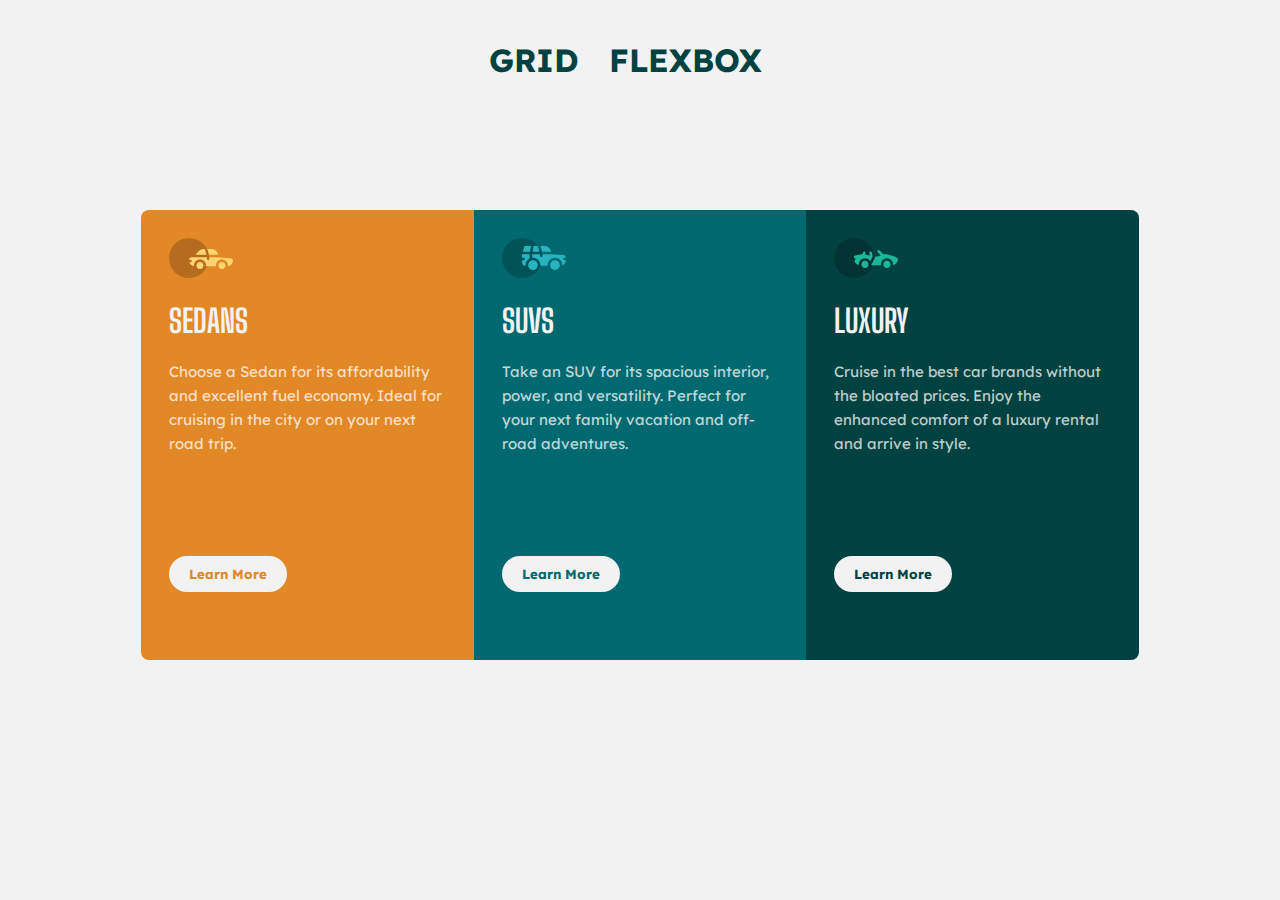
<file: index.html>
<!DOCTYPE html>
<html lang="en">
<head>
    <meta charset="UTF-8">
    <meta http-equiv="X-UA-Compatible" content="IE=edge">
    <meta name="viewport" content="width=device-width, initial-scale=1.0">
    <title>Three Column Design Layout</title>
    <link rel="stylesheet" type="text/css" href="index.css">
    <link rel="icon" href="favicon-32x32-3.png">
    <link rel="stylesheet" href="https://fonts.googleapis.com/css2?family=Big+Shoulders+Display:wght@700&display=swap">
    <link rel="stylesheet" href="https://fonts.googleapis.com/css2?family=Big+Shoulders+Display:wght@700&family=Lexend+Deca&display=swap">
</head>
<body>
    <header>
        <ul>
            <li><a href="grid.html">GRID</a></li>
            <li><a href="index.html">FLEXBOX</a></li>
        </ul>
    </header>
    <main>
        <Section class="sedans">
            <img src="icon-sedans-1.svg" alt="Sedan">
            <h1>SEDANS</h1>
            <p>Choose a Sedan for its affordability and excellent fuel economy. Ideal for cruising in the city or on your next road trip.</p>
            <button>Learn More</button>
        </Section>
        <Section class="suvs">
            <img src="icon-suvs-1.svg" alt="SUVs">
            <h1>SUVS</h1>
            <p>Take an SUV for its spacious interior, power, and versatility. Perfect for your next family vacation and off-road adventures.</p>
            <button>Learn More</button>
        </Section>
        <Section class="luxury">
            <img src="icon-luxury-2.svg" alt="Luxury">
            <h1>LUXURY</h1>
            <p>Cruise in the best car brands without the bloated prices. Enjoy the enhanced comfort of a luxury rental and arrive in style.</p>
            <button>Learn More</button>
        </Section>
    </main>
</body>
</html>
</file>
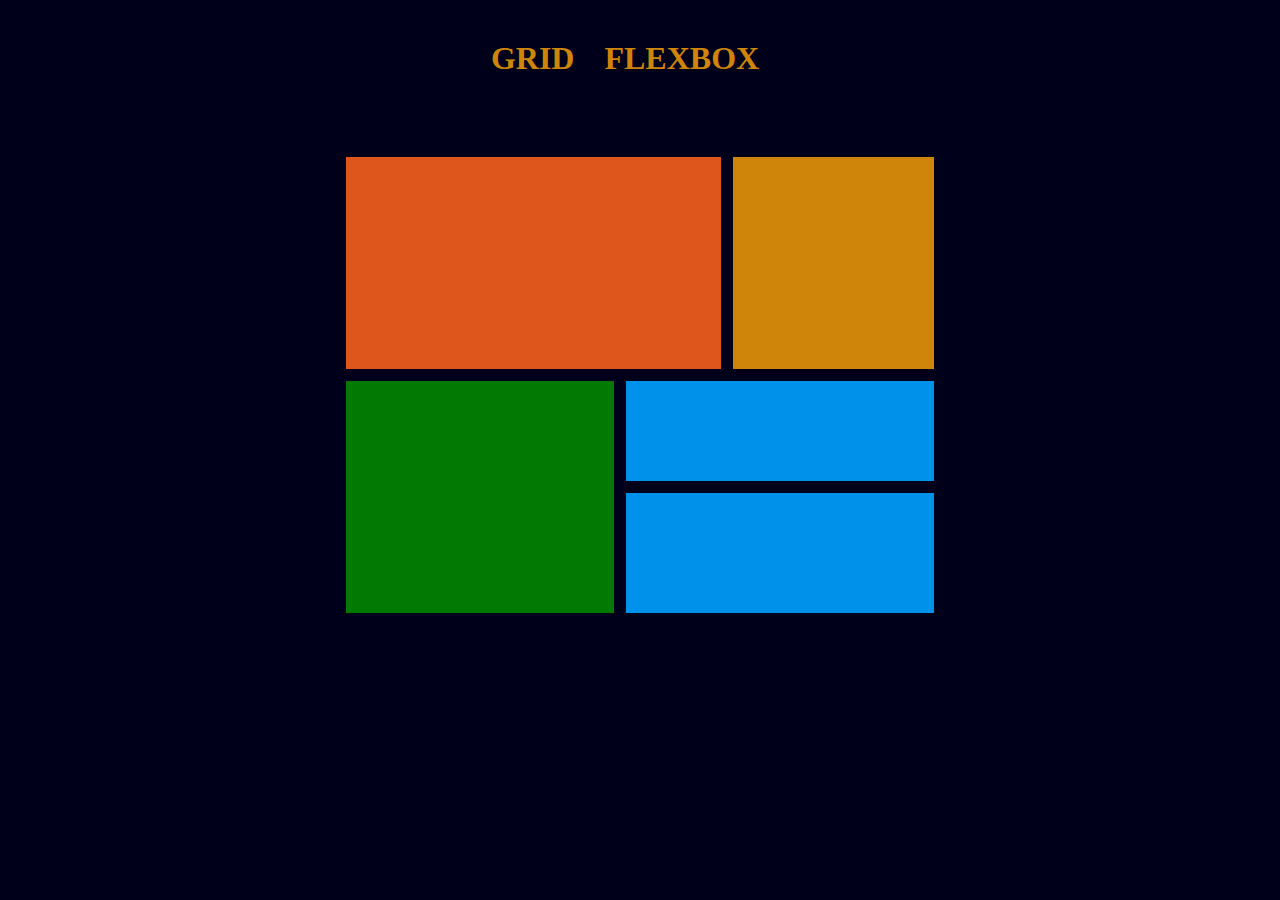
<file: grid.html>
<!DOCTYPE html>
<html lang="en">
<head>
    <meta charset="UTF-8">
    <meta http-equiv="X-UA-Compatible" content="IE=edge">
    <meta name="viewport" content="width=device-width, initial-scale=1.0">
    <title>Grid Layout</title>
    <link rel="stylesheet" href="grid.css">
    <link rel="icon" href="favicon-32x32-3.png">
</head>
<body>
    <header>
        <ul>
            <li><a href="grid.html">GRID</a></li>
            <li><a href="index.html">FLEXBOX</a></li>
        </ul>
    </header>
    <main>
        <div class="grid-container">
            <div class="top-left"></div>
            <div class="top-right"></div>
            <div class="bottom-left"></div>
            <div class="bottom-top-right"></div>
            <div class="bottom-bottom-right"></div>
        </div>
    </main>
</body>
</html>
</file>
<file: index.css>
* {
    margin: 0px;
    padding: 0px;
    box-sizing: border-box;
}
body {
    background-color: hsl(0, 0%, 95%);
    font-size: 15px;
    font-family: 'Lexend Deca', sans-serif;
    max-width: 1440px;
}
header {
    padding: 40px;
}

ul {
    display: flex;
    justify-content: center;
    list-style-type: none;
}

ul a {
    color: hsl(179, 100%, 13%);
    text-decoration: none;
    font-weight: bold;
    margin-right: 30px;
    font-size: 2rem;
}

ul a:hover {
    border: 1px solid hsl(179, 100%, 13%);
    border-radius: 10px;
    background-color: hsl(31, 77%, 52%);
}
p {
    color: hsla(0, 0%, 100%, 0.75);
    line-height: 1.5rem;
}
h1 {
    color: hsl(0, 0%, 95%);
    padding: 20px 0px;
    font-family: 'Big Shoulders Display', cursive;
    font-size: 2rem;
}
button {
    background-color: hsl(0, 0%, 95%);
    border-radius: 30px;
    padding: 10px 20px;
    border: none;
    font-family: 'Lexend Deca', sans-serif;
    font-weight: bold;
    margin-top: 90px;
}
main {
    width: 70%;
    display: flex;
    flex-direction: column;
    margin: 30px 40px;
}
.sedans {
    background-color: hsl(31, 77%, 52%);
    padding: 40px;
    flex: 1;
    border-radius: 8px 8px 0px 0px;
}
.suvs {
    background-color: hsl(184, 100%, 22%);
    padding: 40px;
    flex: 1;
}
.luxury {
    background-color: hsl(179, 100%, 13%);
    padding: 40px;
    flex: 1;
    border-radius: 0px 0px 8px 8px;
}
.sedans button {
    color: hsl(31, 77%, 52%);
}
.suvs button {
    color: hsl(184, 100%, 22%);
}
.luxury button {
    color: hsl(179, 100%, 13%);
}
button:hover {
    background-color: transparent;
    cursor: pointer;
    color: hsl(0, 0%, 95%);
    border: 2px solid hsl(0, 0%, 95%);
}
/* Desktop View Styles */
@media screen and (min-width:768px) {
    main {
        width: 75%;
        margin: auto;
        flex-direction: row;
        align-items: center;
        height: 70vh;
        justify-content: center;
    }
    .sedans, .suvs, .luxury {
        padding: 28px;
        height: 450px;
    }
    .sedans {
        border-radius: 8px 0px 0px 8px;
    }
    .luxury {
        border-radius: 0px 8px 8px 0px;
    }
    button {
        margin-top: 50px;
    }
}
@media screen and (min-width:900px) {
    main {
        width: 78%;
    }
    button {
        margin-top: 100px;
    }
}
</file>
<file: grid.css>
* {
    margin: 0px;
    padding: 0px;
    box-sizing: border-box;
}
body {
    background-color: hsl(239, 100%, 5%);
    max-width: 1440px;
}
header {
    padding: 40px;
}
ul {
    display: flex;
    justify-content: center;
    list-style-type: none;
}
ul a {
    color: hsl(38, 92%, 42%);
    text-decoration: none;
    font-weight: bold;
    margin-right: 30px;
    font-size: 2rem;
}
ul a:hover {
    color: white;
    border: 1px solid white;
    border-radius: 10px;
}
main {
    display: flex;
    justify-content: center;
}
.grid-container {
    width: 60%;
    padding: 40px 90px;
    display: grid;
    grid-template-columns: 1.7fr 1fr 1fr 1fr 1fr;
    grid-template-rows: 100px 100px 100px 120px;
    gap: 12px;
    grid-template-areas:
    "top-left top-left top-left top-right top-right"
    "top-left top-left top-left top-right top-right"
    "bottom-left bottom-left bottomT-right bottomT-right bottomT-right"
    "bottom-left bottom-left bottomB-right bottomB-right bottomB-right";
}
.top-left {
    background-color: hsl(18, 78%, 49%);
    grid-area: top-left;
}
.top-right {
    background-color: hsl(38, 92%, 42%);
    grid-area: top-right;
}
.bottom-left {
    background-color: hsl(120, 97%, 24%);
    grid-area: bottom-left;
}
.bottom-top-right {
    background-color: hsl(203, 100%, 46%);
    grid-area: bottomT-right;
}
.bottom-bottom-right {
    background-color: hsl(203, 100%, 46%);
    grid-area: bottomB-right;
}
/* Mobile and Tablet View Styles */
@media screen and (max-width:850px) {
    .grid-container {
        width: 90%;
        padding: 20px;
    }
    main {
        justify-content: revert;
    }
}
</file>
